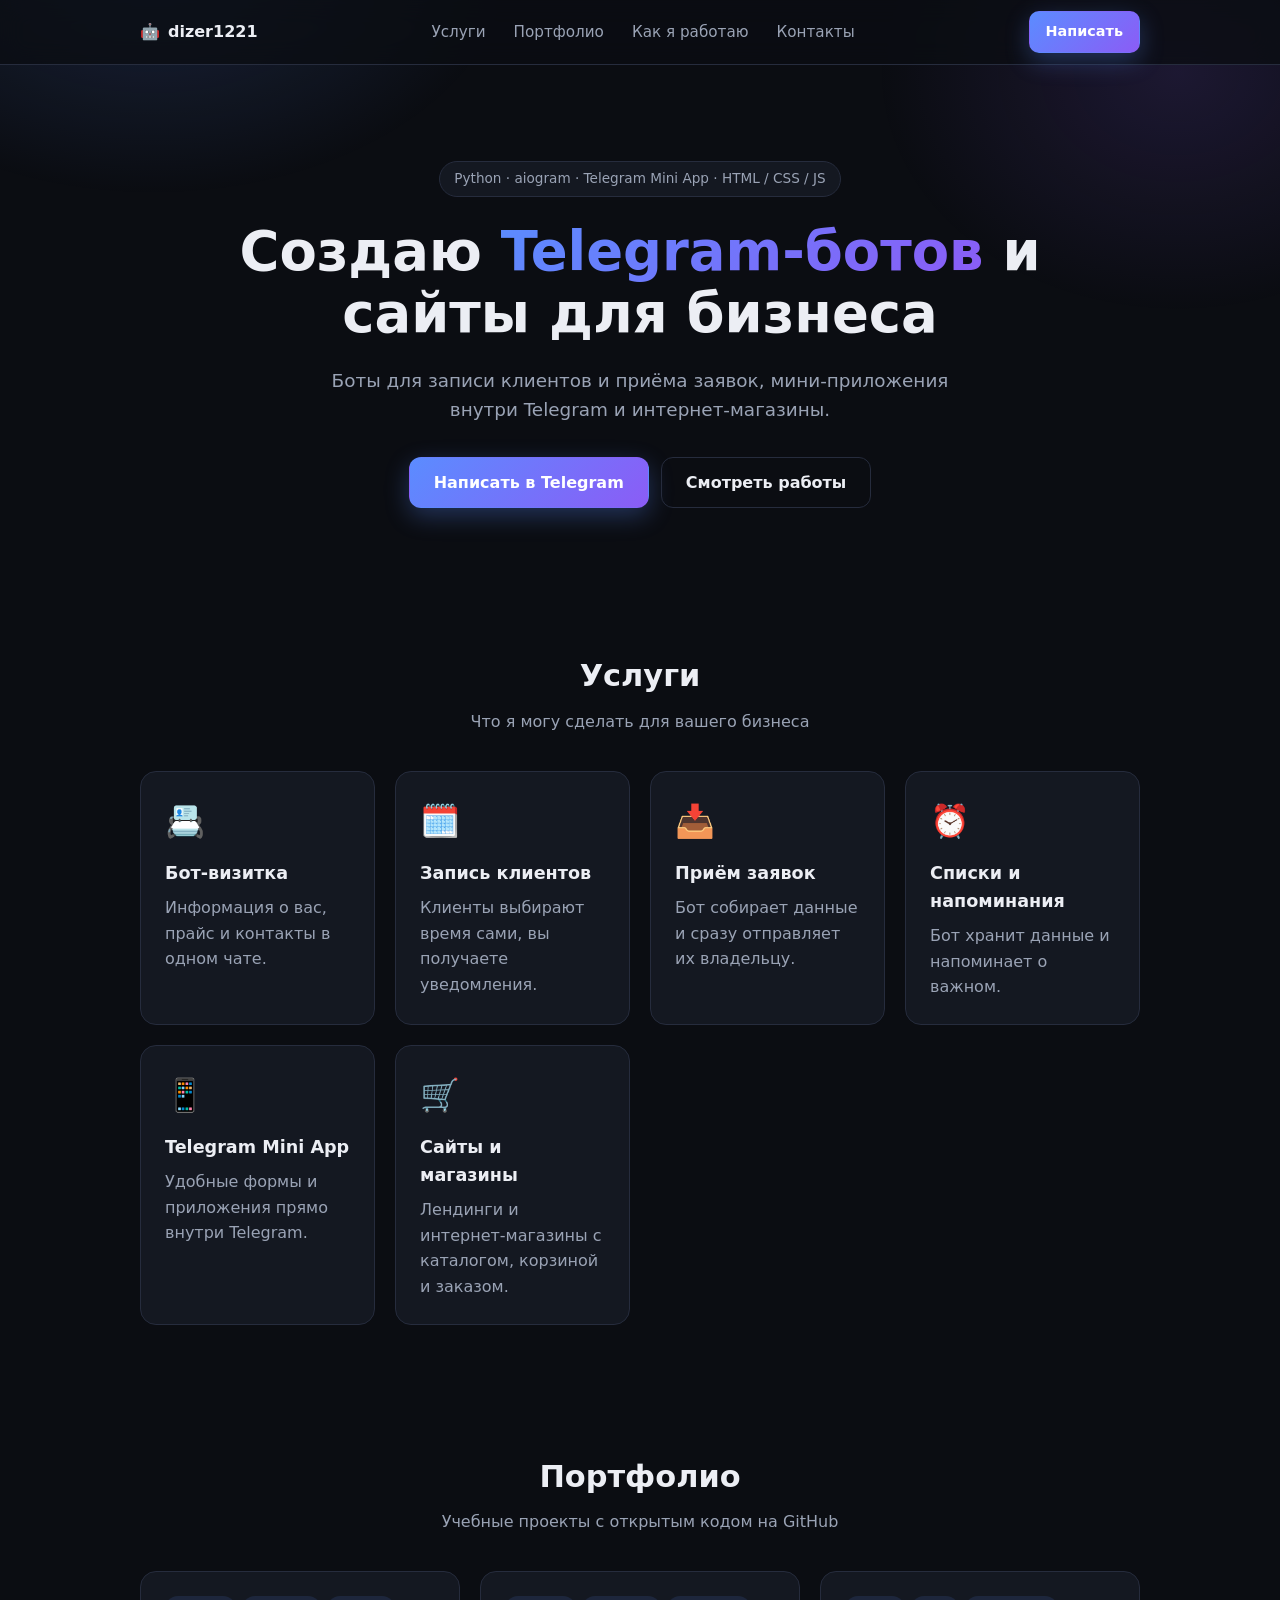
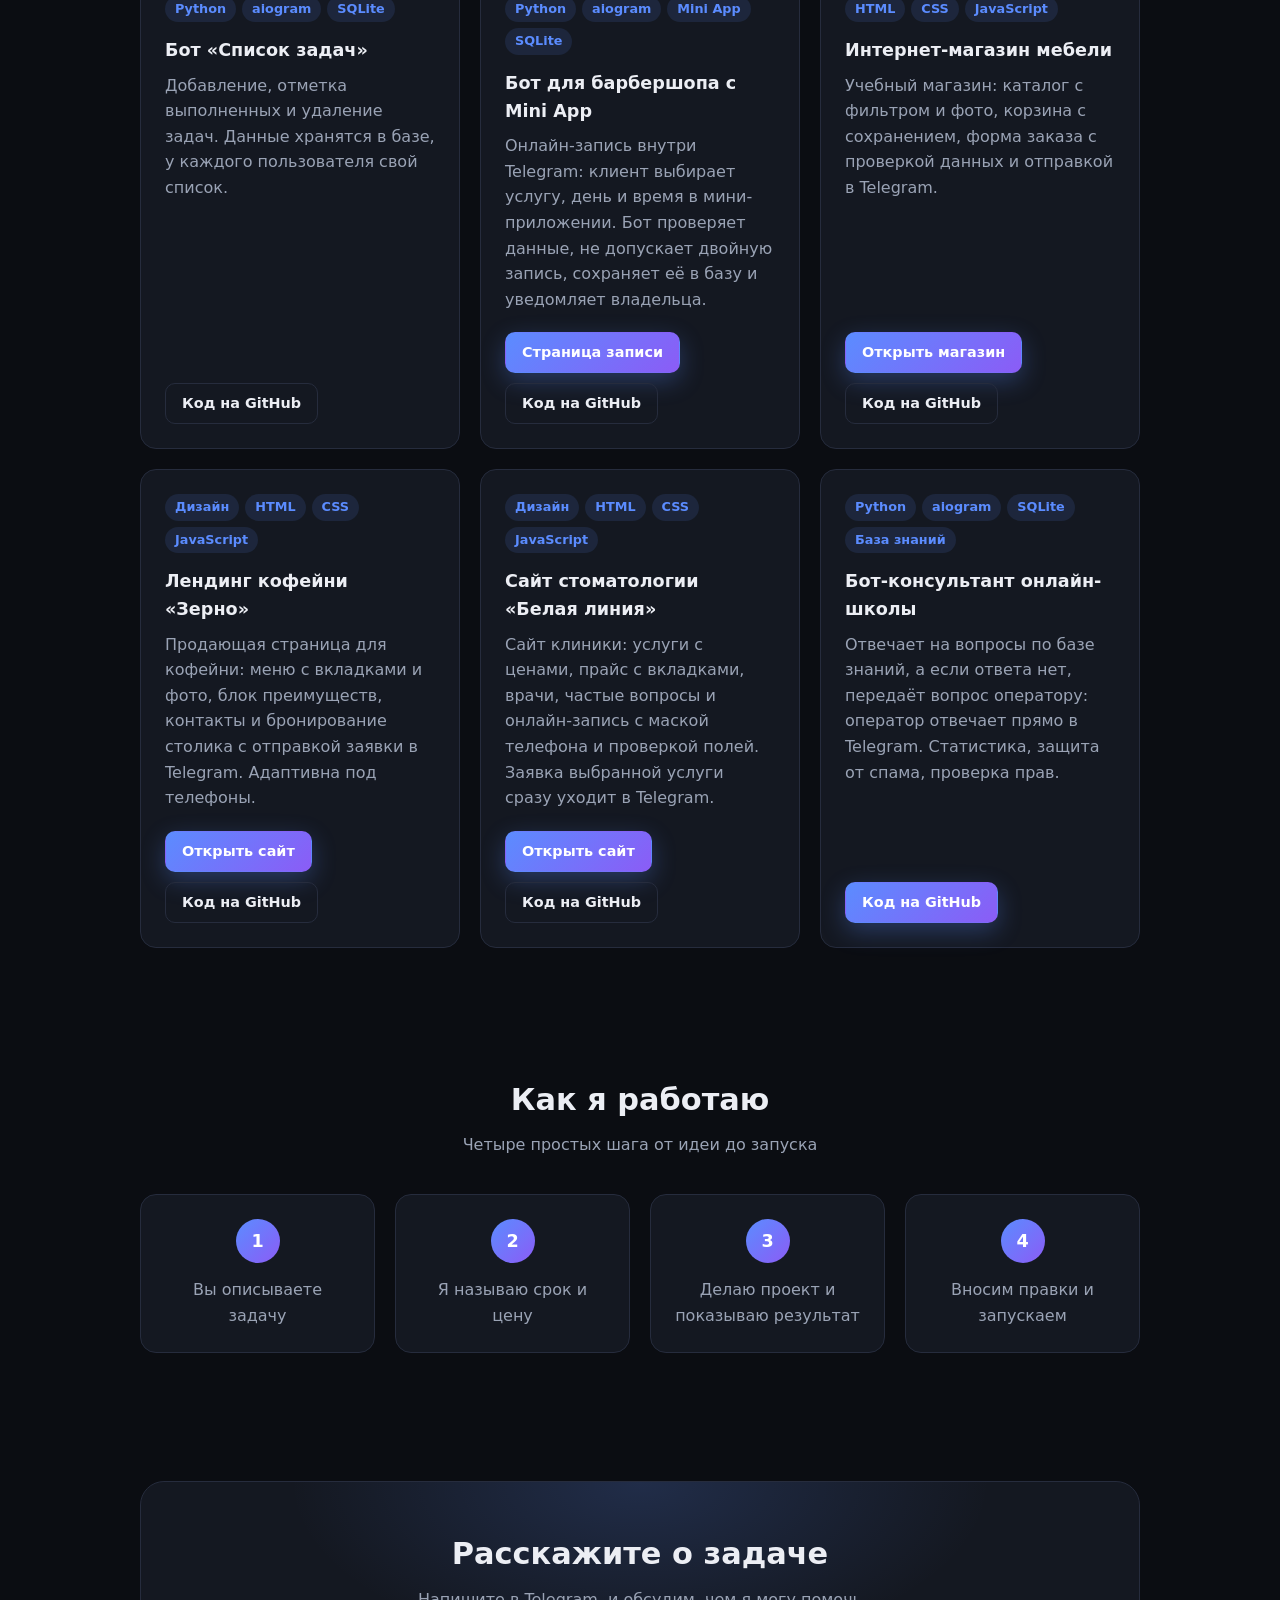
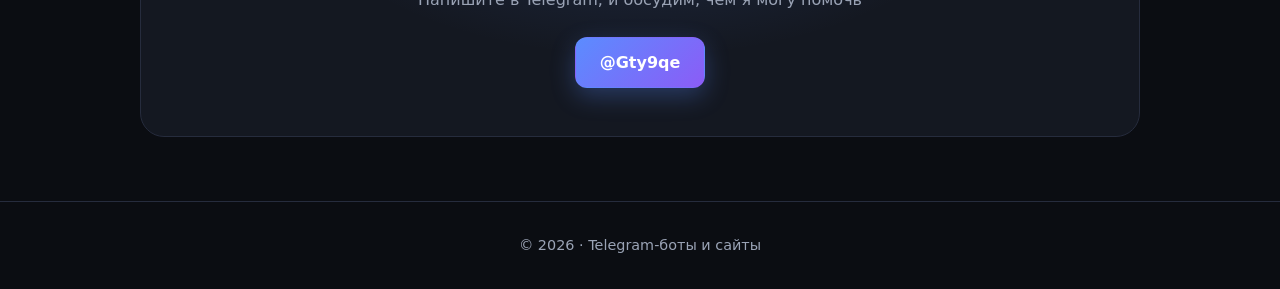
<file: index.html>
<!DOCTYPE html>
<html lang="ru">
<head>
    <meta charset="UTF-8">
    <meta name="viewport" content="width=device-width, initial-scale=1.0">
    <meta name="description" content="Создаю Telegram-ботов, Mini App и сайты. Примеры работ с кодом на GitHub.">
    <meta name="theme-color" content="#0b0d12">
    <title>Telegram-боты и сайты</title>
    <link rel="icon" href="data:image/svg+xml,%3Csvg xmlns='http://www.w3.org/2000/svg' viewBox='0 0 100 100'%3E%3Ctext y='.9em' font-size='90'%3E🤖%3C/text%3E%3C/svg%3E">
    <link rel="stylesheet" href="style.css">
</head>
<body>

    <nav class="nav">
        <div class="container nav-inner">
            <a class="brand" href="#top">🤖 <span>dizer1221</span></a>
            <ul class="nav-links">
                <li><a href="#services">Услуги</a></li>
                <li><a href="#portfolio">Портфолио</a></li>
                <li><a href="#how">Как я работаю</a></li>
                <li><a href="#contacts">Контакты</a></li>
            </ul>
            <a class="btn btn-primary btn-sm" href="https://t.me/Gty9qe" target="_blank" rel="noopener">Написать</a>
        </div>
    </nav>

    <header class="hero" id="top">
        <div class="container">
            <span class="badge">Python · aiogram · Telegram Mini App · HTML / CSS / JS</span>
            <h1>Создаю <span class="grad">Telegram-ботов</span> и сайты для бизнеса</h1>
            <p class="lead">Боты для записи клиентов и приёма заявок, мини-приложения внутри Telegram и интернет-магазины.</p>
            <div class="hero-actions">
                <a class="btn btn-primary" href="https://t.me/Gty9qe" target="_blank" rel="noopener">Написать в Telegram</a>
                <a class="btn btn-ghost" href="#portfolio">Смотреть работы</a>
            </div>
        </div>
    </header>

    <section id="services">
        <div class="container">
            <h2>Услуги</h2>
            <p class="section-lead">Что я могу сделать для вашего бизнеса</p>
            <div class="cards">
                <div class="card">
                    <div class="icon">📇</div>
                    <h3>Бот-визитка</h3>
                    <p>Информация о вас, прайс и контакты в одном чате.</p>
                </div>
                <div class="card">
                    <div class="icon">🗓️</div>
                    <h3>Запись клиентов</h3>
                    <p>Клиенты выбирают время сами, вы получаете уведомления.</p>
                </div>
                <div class="card">
                    <div class="icon">📥</div>
                    <h3>Приём заявок</h3>
                    <p>Бот собирает данные и сразу отправляет их владельцу.</p>
                </div>
                <div class="card">
                    <div class="icon">⏰</div>
                    <h3>Списки и напоминания</h3>
                    <p>Бот хранит данные и напоминает о важном.</p>
                </div>
                <div class="card">
                    <div class="icon">📱</div>
                    <h3>Telegram Mini App</h3>
                    <p>Удобные формы и приложения прямо внутри Telegram.</p>
                </div>
                <div class="card">
                    <div class="icon">🛒</div>
                    <h3>Сайты и магазины</h3>
                    <p>Лендинги и интернет-магазины с каталогом, корзиной и заказом.</p>
                </div>
            </div>
        </div>
    </section>

    <section id="portfolio">
        <div class="container">
            <h2>Портфолио</h2>
            <p class="section-lead">Учебные проекты с открытым кодом на GitHub</p>
            <div class="cards cards-wide">

                <article class="card project">
                    <div class="tags">
                        <span class="tag">Python</span>
                        <span class="tag">aiogram</span>
                        <span class="tag">SQLite</span>
                    </div>
                    <h3>Бот «Список задач»</h3>
                    <p>Добавление, отметка выполненных и удаление задач. Данные хранятся в базе, у каждого пользователя свой список.</p>
                    <div class="links">
                        <a class="btn btn-ghost btn-sm" href="https://github.com/dizer1221/todo-telegram-bot" target="_blank" rel="noopener">Код на GitHub</a>
                    </div>
                </article>

                <article class="card project">
                    <div class="tags">
                        <span class="tag">Python</span>
                        <span class="tag">aiogram</span>
                        <span class="tag">Mini App</span>
                        <span class="tag">SQLite</span>
                    </div>
                    <h3>Бот для барбершопа с Mini App</h3>
                    <p>Онлайн-запись внутри Telegram: клиент выбирает услугу, день и время в мини-приложении. Бот проверяет данные, не допускает двойную запись, сохраняет её в базу и уведомляет владельца.</p>
                    <div class="links">
                        <a class="btn btn-primary btn-sm" href="https://dizer1221.github.io/barber/" target="_blank" rel="noopener">Страница записи</a>
                        <a class="btn btn-ghost btn-sm" href="https://github.com/dizer1221/barber-telegram-bot" target="_blank" rel="noopener">Код на GitHub</a>
                    </div>
                </article>

                <article class="card project">
                    <div class="tags">
                        <span class="tag">HTML</span>
                        <span class="tag">CSS</span>
                        <span class="tag">JavaScript</span>
                    </div>
                    <h3>Интернет-магазин мебели</h3>
                    <p>Учебный магазин: каталог с фильтром и фото, корзина с сохранением, форма заказа с проверкой данных и отправкой в Telegram.</p>
                    <div class="links">
                        <a class="btn btn-primary btn-sm" href="https://dizer1221.github.io/furniture-shop/" target="_blank" rel="noopener">Открыть магазин</a>
                        <a class="btn btn-ghost btn-sm" href="https://github.com/dizer1221/furniture-shop" target="_blank" rel="noopener">Код на GitHub</a>
                    </div>
                </article>

                <article class="card project">
                    <div class="tags">
                        <span class="tag">Дизайн</span>
                        <span class="tag">HTML</span>
                        <span class="tag">CSS</span>
                        <span class="tag">JavaScript</span>
                    </div>
                    <h3>Лендинг кофейни «Зерно»</h3>
                    <p>Продающая страница для кофейни: меню с вкладками и фото, блок преимуществ, контакты и бронирование столика с отправкой заявки в Telegram. Адаптивна под телефоны.</p>
                    <div class="links">
                        <a class="btn btn-primary btn-sm" href="https://dizer1221.github.io/coffee-landing/" target="_blank" rel="noopener">Открыть сайт</a>
                        <a class="btn btn-ghost btn-sm" href="https://github.com/dizer1221/coffee-landing" target="_blank" rel="noopener">Код на GitHub</a>
                    </div>
                </article>

                <article class="card project">
                    <div class="tags">
                        <span class="tag">Дизайн</span>
                        <span class="tag">HTML</span>
                        <span class="tag">CSS</span>
                        <span class="tag">JavaScript</span>
                    </div>
                    <h3>Сайт стоматологии «Белая линия»</h3>
                    <p>Сайт клиники: услуги с ценами, прайс с вкладками, врачи, частые вопросы и онлайн-запись с маской телефона и проверкой полей. Заявка выбранной услуги сразу уходит в Telegram.</p>
                    <div class="links">
                        <a class="btn btn-primary btn-sm" href="https://dizer1221.github.io/dental-clinic/" target="_blank" rel="noopener">Открыть сайт</a>
                        <a class="btn btn-ghost btn-sm" href="https://github.com/dizer1221/dental-clinic" target="_blank" rel="noopener">Код на GitHub</a>
                    </div>
                </article>
                <article class="card project">
                    <div class="tags">
                        <span class="tag">Python</span>
                        <span class="tag">aiogram</span>
                        <span class="tag">SQLite</span>
                        <span class="tag">База знаний</span>
                    </div>
                    <h3>Бот-консультант онлайн-школы</h3>
                    <p>Отвечает на вопросы по базе знаний, а если ответа нет, передаёт вопрос оператору: оператор отвечает прямо в Telegram. Статистика, защита от спама, проверка прав.</p>
                    <div class="links">
                        <a class="btn btn-primary btn-sm" href="https://github.com/dizer1221/consultant-telegram-bot" target="_blank" rel="noopener">Код на GitHub</a>
                    </div>
                </article>                                
                                        
            </div>
        </div>
    </section>

    <section id="how">
        <div class="container">
            <h2>Как я работаю</h2>
            <p class="section-lead">Четыре простых шага от идеи до запуска</p>
            <div class="cards">
                <div class="card step">
                    <span class="num">1</span>
                    <p>Вы описываете задачу</p>
                </div>
                <div class="card step">
                    <span class="num">2</span>
                    <p>Я называю срок и цену</p>
                </div>
                <div class="card step">
                    <span class="num">3</span>
                    <p>Делаю проект и показываю результат</p>
                </div>
                <div class="card step">
                    <span class="num">4</span>
                    <p>Вносим правки и запускаем</p>
                </div>
            </div>
        </div>
    </section>

    <section id="contacts">
        <div class="container">
            <div class="cta">
                <h2>Расскажите о задаче</h2>
                <p class="section-lead">Напишите в Telegram, и обсудим, чем я могу помочь</p>
                <a class="btn btn-primary" href="https://t.me/Gty9qe" target="_blank" rel="noopener">@Gty9qe</a>
            </div>
        </div>
    </section>

    <footer>
        <div class="container">
            <p>© 2026 · Telegram-боты и сайты</p>
        </div>
    </footer>

</body>
</html>
</file>
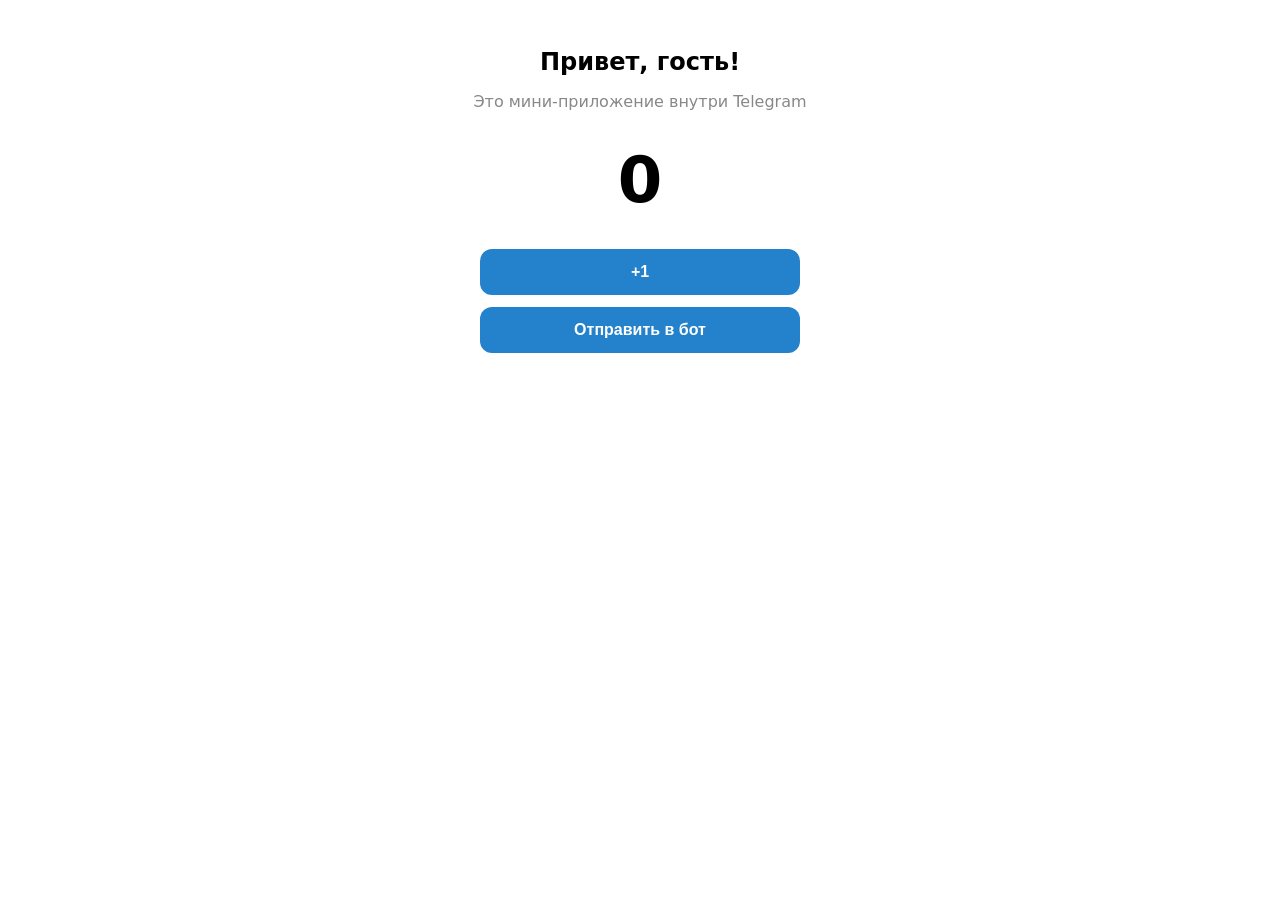
<file: app/index.html>
<!DOCTYPE html>
<html lang="ru">
<head>
    <meta charset="UTF-8">
    <meta name="viewport" content="width=device-width, initial-scale=1.0, maximum-scale=1.0, user-scalable=no">
    <title>Mini App</title>
    <script src="https://telegram.org/js/telegram-web-app.js"></script>
    <style>
        body {
            margin: 0;
            padding: 32px 16px;
            font-family: system-ui, "Segoe UI", Arial, sans-serif;
            background: var(--tg-theme-bg-color, #ffffff);
            color: var(--tg-theme-text-color, #000000);
            text-align: center;
        }
        h1 {
            font-size: 1.5rem;
            margin-bottom: 8px;
        }
        p {
            color: var(--tg-theme-hint-color, #888888);
        }
        .counter {
            font-size: 4rem;
            font-weight: 700;
            margin: 32px 0;
        }
        button {
            display: block;
            width: 100%;
            max-width: 320px;
            margin: 12px auto;
            padding: 14px;
            border: none;
            border-radius: 12px;
            font-size: 1rem;
            font-weight: 600;
            background: var(--tg-theme-button-color, #2481cc);
            color: var(--tg-theme-button-text-color, #ffffff);
        }
        button:active {
            opacity: 0.8;
        }
    </style>
</head>
<body>

    <h1>Привет, <span id="name">гость</span>!</h1>
    <p>Это мини-приложение внутри Telegram</p>

    <div class="counter" id="count">0</div>

    <button id="plus">+1</button>
    <button id="send">Отправить в бот</button>

    <script>
        // Объект Telegram есть только если страницу открыли внутри Telegram
        const tg = window.Telegram && window.Telegram.WebApp;

        if (tg) {
            tg.ready();    // сообщаем Telegram, что страница загрузилась
            tg.expand();   // растягиваем на весь экран

            const user = tg.initDataUnsafe && tg.initDataUnsafe.user;
            if (user) {
                document.getElementById("name").textContent = user.first_name;
            }
        }

        let count = 0;
        const counter = document.getElementById("count");

        document.getElementById("plus").addEventListener("click", () => {
            count += 1;
            counter.textContent = count;
        });

        document.getElementById("send").addEventListener("click", () => {
            if (tg) {
                tg.sendData(JSON.stringify({ count: count }));
            } else {
                alert("Откройте приложение внутри Telegram");
            }
        });
    </script>

</body>
</html>
</file>
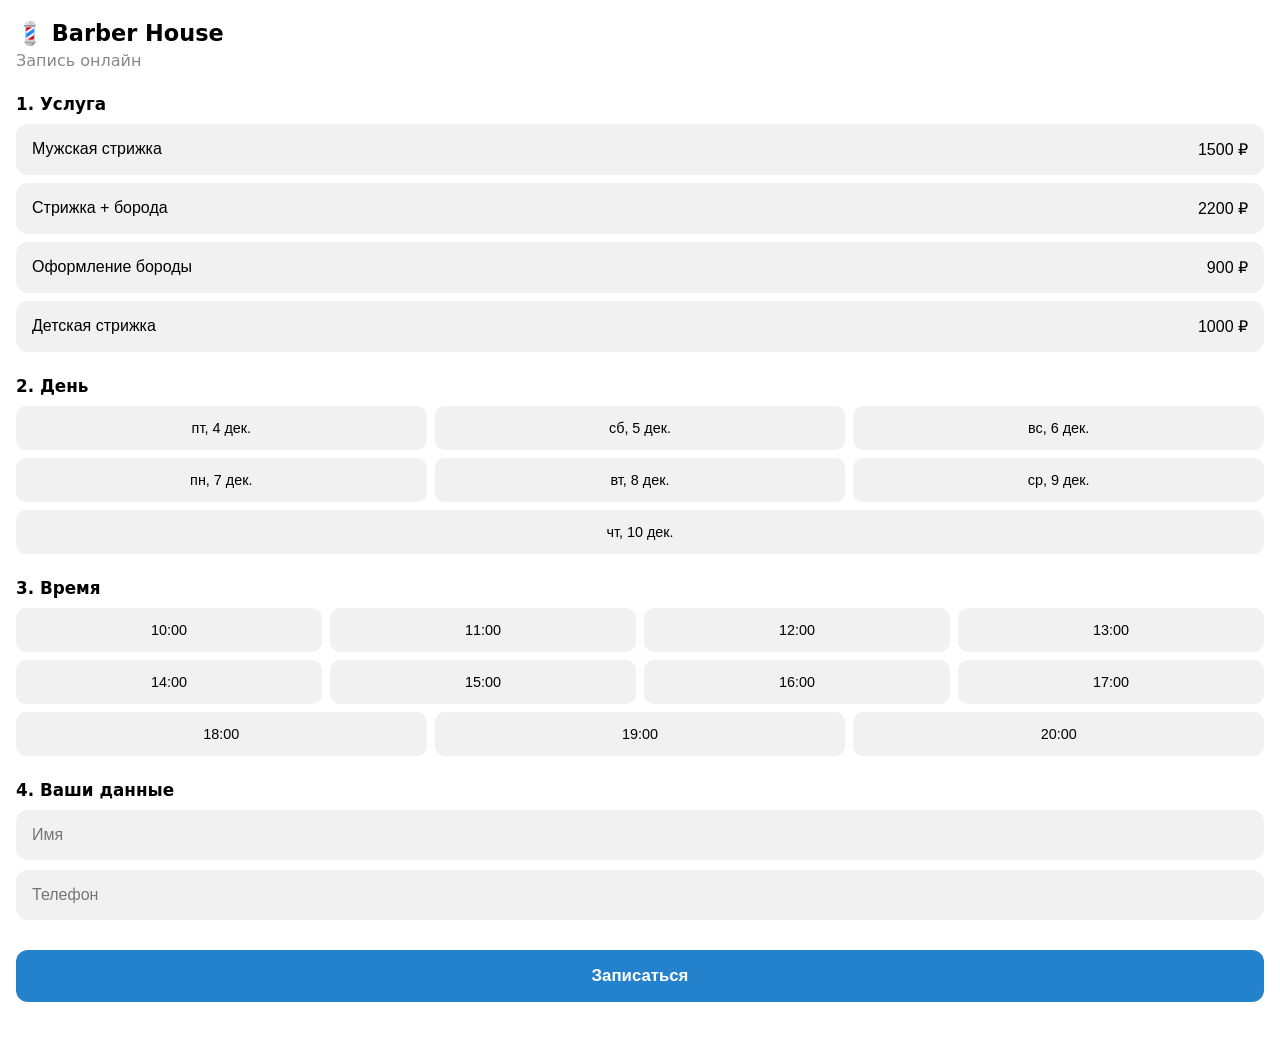
<file: barber/index.html>
<!DOCTYPE html>
<html lang="ru">
<head>
    <meta charset="UTF-8">
    <meta name="viewport" content="width=device-width, initial-scale=1.0, maximum-scale=1.0, user-scalable=no">
    <title>Запись в Barber House</title>
    <script src="https://telegram.org/js/telegram-web-app.js"></script>
    <style>
        * { box-sizing: border-box; }
        body {
            margin: 0;
            padding: 20px 16px 40px;
            font-family: system-ui, "Segoe UI", Arial, sans-serif;
            background: var(--tg-theme-bg-color, #ffffff);
            color: var(--tg-theme-text-color, #000000);
        }
        h1 { font-size: 1.4rem; margin: 0 0 4px; }
        h2 { font-size: 1.05rem; margin: 24px 0 10px; }
        .hint { color: var(--tg-theme-hint-color, #888); margin: 0; }
        .grid { display: flex; flex-wrap: wrap; gap: 8px; }
        .service {
            flex: 1 1 100%;
            display: flex;
            justify-content: space-between;
            padding: 14px;
            border-radius: 12px;
            border: 2px solid transparent;
            background: var(--tg-theme-secondary-bg-color, #f1f1f1);
            color: inherit;
            font-size: 1rem;
            text-align: left;
        }
        .chip {
            flex: 1 1 calc(25% - 8px);
            min-width: 70px;
            padding: 12px 6px;
            border-radius: 10px;
            border: 2px solid transparent;
            background: var(--tg-theme-secondary-bg-color, #f1f1f1);
            color: inherit;
            font-size: 0.9rem;
        }
        .date { flex: 1 1 calc(33% - 8px); }
        .selected {
            border-color: var(--tg-theme-button-color, #2481cc);
            font-weight: 600;
        }
        input {
            width: 100%;
            padding: 14px;
            margin-bottom: 10px;
            border-radius: 12px;
            border: 2px solid transparent;
            background: var(--tg-theme-secondary-bg-color, #f1f1f1);
            color: inherit;
            font-size: 1rem;
        }
        input:focus { outline: none; border-color: var(--tg-theme-button-color, #2481cc); }
        .submit {
            width: 100%;
            margin-top: 20px;
            padding: 16px;
            border: none;
            border-radius: 12px;
            font-size: 1.05rem;
            font-weight: 600;
            background: var(--tg-theme-button-color, #2481cc);
            color: var(--tg-theme-button-text-color, #fff);
        }
        .submit:active { opacity: 0.8; }
    </style>
</head>
<body>

    <h1>💈 Barber House</h1>
    <p class="hint">Запись онлайн</p>

    <h2>1. Услуга</h2>
    <div class="grid" id="services"></div>

    <h2>2. День</h2>
    <div class="grid" id="dates"></div>

    <h2>3. Время</h2>
    <div class="grid" id="times"></div>

    <h2>4. Ваши данные</h2>
    <input id="name" type="text" placeholder="Имя" autocomplete="name">
    <input id="phone" type="tel" placeholder="Телефон" autocomplete="tel">

    <button class="submit" id="submit">Записаться</button>

    <script>
        const tg = window.Telegram && window.Telegram.WebApp;
        if (tg) {
            tg.ready();
            tg.expand();
        }

        // Данные для заполнения страницы (потом их можно менять под любого клиента)
        const SERVICES = [
            { title: "Мужская стрижка", price: 1500 },
            { title: "Стрижка + борода", price: 2200 },
            { title: "Оформление бороды", price: 900 },
            { title: "Детская стрижка", price: 1000 },
        ];
        const TIMES = ["10:00", "11:00", "12:00", "13:00", "14:00", "15:00",
                       "16:00", "17:00", "18:00", "19:00", "20:00"];
        const DAYS_AHEAD = 7;

        const choice = { service: null, date: null, time: null };

        // Выбор одной кнопки в группе
        function select(container, button) {
            container.querySelectorAll("button").forEach(b => b.classList.remove("selected"));
            button.classList.add("selected");
        }

        // Услуги
        const servicesBox = document.getElementById("services");
        SERVICES.forEach(item => {
            const btn = document.createElement("button");
            btn.className = "service";
            const title = document.createElement("span");
            title.textContent = item.title;
            const price = document.createElement("span");
            price.textContent = item.price + " ₽";
            btn.append(title, price);
            btn.addEventListener("click", () => {
                choice.service = item;
                select(servicesBox, btn);
            });
            servicesBox.appendChild(btn);
        });

        // Даты: ближайшие 7 дней
        const datesBox = document.getElementById("dates");
        for (let i = 0; i < DAYS_AHEAD; i++) {
            const d = new Date();
            d.setDate(d.getDate() + i);
            const iso = d.getFullYear() + "-" +
                String(d.getMonth() + 1).padStart(2, "0") + "-" +
                String(d.getDate()).padStart(2, "0");
            const btn = document.createElement("button");
            btn.className = "chip date";
            btn.textContent = d.toLocaleDateString("ru-RU", {
                weekday: "short", day: "numeric", month: "short"
            });
            btn.addEventListener("click", () => {
                choice.date = iso;
                select(datesBox, btn);
            });
            datesBox.appendChild(btn);
        }

        // Время
        const timesBox = document.getElementById("times");
        TIMES.forEach(t => {
            const btn = document.createElement("button");
            btn.className = "chip";
            btn.textContent = t;
            btn.addEventListener("click", () => {
                choice.time = t;
                select(timesBox, btn);
            });
            timesBox.appendChild(btn);
        });

        function warn(text) {
            if (tg && tg.showAlert) {
                tg.showAlert(text);
            } else {
                alert(text);
            }
        }

        // Отправка
        document.getElementById("submit").addEventListener("click", () => {
            const name = document.getElementById("name").value.trim();
            const phone = document.getElementById("phone").value.trim();
            const digits = phone.replace(/\D/g, "");

            if (!choice.service) return warn("Выберите услугу");
            if (!choice.date) return warn("Выберите день");
            if (!choice.time) return warn("Выберите время");
            if (!name) return warn("Введите имя");
            if (digits.length < 10) return warn("Введите телефон полностью");

            const payload = {
                service: choice.service.title,
                price: choice.service.price,
                date: choice.date,
                time: choice.time,
                name: name,
                phone: phone,
            };

            if (tg) {
                tg.sendData(JSON.stringify(payload));
            } else {
                warn("Откройте приложение внутри Telegram");
            }
        });
    </script>

</body>
</html>
</file>
<file: style.css>
*,
*::before,
*::after {
    box-sizing: border-box;
    margin: 0;
    padding: 0;
}

html {
    scroll-behavior: smooth;
    scroll-padding-top: 80px;
}

:root {
    --bg: #0b0d12;
    --surface: #141821;
    --border: #262c3d;
    --text: #eceef4;
    --muted: #9aa3b5;
    --accent: #5b8cff;
    --accent-2: #8b5cf6;
}

body {
    font-family: "Segoe UI", system-ui, -apple-system, Arial, sans-serif;
    background: var(--bg);
    color: var(--text);
    line-height: 1.6;
    -webkit-font-smoothing: antialiased;
}

/* Мягкое свечение на фоне */
body::before {
    content: "";
    position: fixed;
    inset: 0;
    z-index: -1;
    background:
        radial-gradient(600px 400px at 12% -5%, rgba(91, 140, 255, 0.18), transparent 60%),
        radial-gradient(500px 400px at 92% 8%, rgba(139, 92, 246, 0.14), transparent 60%);
}

.container {
    max-width: 1040px;
    margin: 0 auto;
    padding: 0 20px;
}

/* Кнопки */
.btn {
    display: inline-flex;
    align-items: center;
    justify-content: center;
    padding: 12px 24px;
    border-radius: 12px;
    border: 1px solid transparent;
    font-weight: 600;
    text-decoration: none;
    transition: transform 0.2s, box-shadow 0.2s, background 0.2s;
}

.btn-primary {
    background: linear-gradient(135deg, var(--accent), var(--accent-2));
    color: #fff;
    box-shadow: 0 8px 24px rgba(91, 140, 255, 0.3);
}

.btn-primary:hover {
    transform: translateY(-2px);
    box-shadow: 0 12px 28px rgba(91, 140, 255, 0.45);
}

.btn-ghost {
    border-color: var(--border);
    color: var(--text);
    background: transparent;
}

.btn-ghost:hover {
    background: var(--surface);
    transform: translateY(-2px);
}

.btn-sm {
    padding: 8px 16px;
    font-size: 0.9rem;
    border-radius: 10px;
}

a:focus-visible,
.btn:focus-visible {
    outline: 2px solid var(--accent);
    outline-offset: 3px;
}

/* Меню */
.nav {
    position: sticky;
    top: 0;
    z-index: 50;
    background: rgba(11, 13, 18, 0.78);
    -webkit-backdrop-filter: blur(12px);
    backdrop-filter: blur(12px);
    border-bottom: 1px solid var(--border);
}

.nav-inner {
    display: flex;
    align-items: center;
    justify-content: space-between;
    height: 64px;
}

.brand {
    display: flex;
    align-items: center;
    gap: 8px;
    color: var(--text);
    font-weight: 700;
    text-decoration: none;
}

.nav-links {
    display: flex;
    gap: 28px;
    list-style: none;
}

.nav-links a {
    color: var(--muted);
    text-decoration: none;
    font-size: 0.95rem;
    transition: color 0.2s;
}

.nav-links a:hover {
    color: var(--text);
}

/* Первый экран */
.hero {
    padding: 96px 0 80px;
    text-align: center;
}

.badge {
    display: inline-block;
    padding: 6px 14px;
    border: 1px solid var(--border);
    border-radius: 999px;
    background: var(--surface);
    color: var(--muted);
    font-size: 0.85rem;
    margin-bottom: 24px;
}

.hero h1 {
    font-size: clamp(2rem, 5vw, 3.4rem);
    line-height: 1.15;
    margin-bottom: 20px;
}

.grad {
    background: linear-gradient(135deg, var(--accent), var(--accent-2));
    -webkit-background-clip: text;
    background-clip: text;
    -webkit-text-fill-color: transparent;
    color: transparent;
}

.lead {
    max-width: 620px;
    margin: 0 auto 32px;
    color: var(--muted);
    font-size: 1.15rem;
}

.hero-actions {
    display: flex;
    flex-wrap: wrap;
    gap: 12px;
    justify-content: center;
}

/* Разделы */
section {
    padding: 64px 0;
}

h2 {
    font-size: 1.9rem;
    text-align: center;
    margin-bottom: 8px;
}

.section-lead {
    text-align: center;
    color: var(--muted);
    margin-bottom: 36px;
}

.cards {
    display: grid;
    grid-template-columns: repeat(auto-fit, minmax(230px, 1fr));
    gap: 20px;
}

.cards-wide {
    grid-template-columns: repeat(auto-fit, minmax(300px, 1fr));
}

.card {
    background: var(--surface);
    border: 1px solid var(--border);
    border-radius: 16px;
    padding: 24px;
    transition: transform 0.2s, border-color 0.2s, box-shadow 0.2s;
}

.card:hover {
    transform: translateY(-4px);
    border-color: var(--accent);
    box-shadow: 0 12px 32px rgba(0, 0, 0, 0.35);
}

.card h3 {
    margin-bottom: 8px;
    font-size: 1.1rem;
}

.card p {
    color: var(--muted);
}

.icon {
    font-size: 2rem;
    margin-bottom: 12px;
}

/* Проекты */
.project {
    display: flex;
    flex-direction: column;
}

.project p {
    flex: 1;
}

.tags {
    display: flex;
    flex-wrap: wrap;
    gap: 6px;
    margin-bottom: 14px;
}

.tag {
    padding: 3px 10px;
    border-radius: 999px;
    background: rgba(91, 140, 255, 0.12);
    color: var(--accent);
    font-size: 0.8rem;
    font-weight: 600;
}

.links {
    display: flex;
    flex-wrap: wrap;
    gap: 10px;
    margin-top: 20px;
}

/* Шаги */
.step {
    text-align: center;
}

.num {
    display: inline-flex;
    align-items: center;
    justify-content: center;
    width: 44px;
    height: 44px;
    border-radius: 50%;
    background: linear-gradient(135deg, var(--accent), var(--accent-2));
    color: #fff;
    font-weight: 700;
    font-size: 1.1rem;
    margin-bottom: 14px;
}

/* Контакты */
.cta {
    text-align: center;
    padding: 48px 24px;
    border: 1px solid var(--border);
    border-radius: 24px;
    background:
        radial-gradient(500px 250px at 50% 0%, rgba(91, 140, 255, 0.18), transparent 70%),
        var(--surface);
}

.cta .section-lead {
    margin-bottom: 24px;
}

footer {
    padding: 32px 0;
    text-align: center;
    color: var(--muted);
    font-size: 0.9rem;
    border-top: 1px solid var(--border);
}

/* Телефон */
@media (max-width: 720px) {
    .nav-links {
        display: none;
    }

    .hero {
        padding: 56px 0 48px;
    }

    section {
        padding: 44px 0;
    }
}

@media (prefers-reduced-motion: reduce) {
    html {
        scroll-behavior: auto;
    }

    * {
        transition: none !important;
    }
}
</file>
